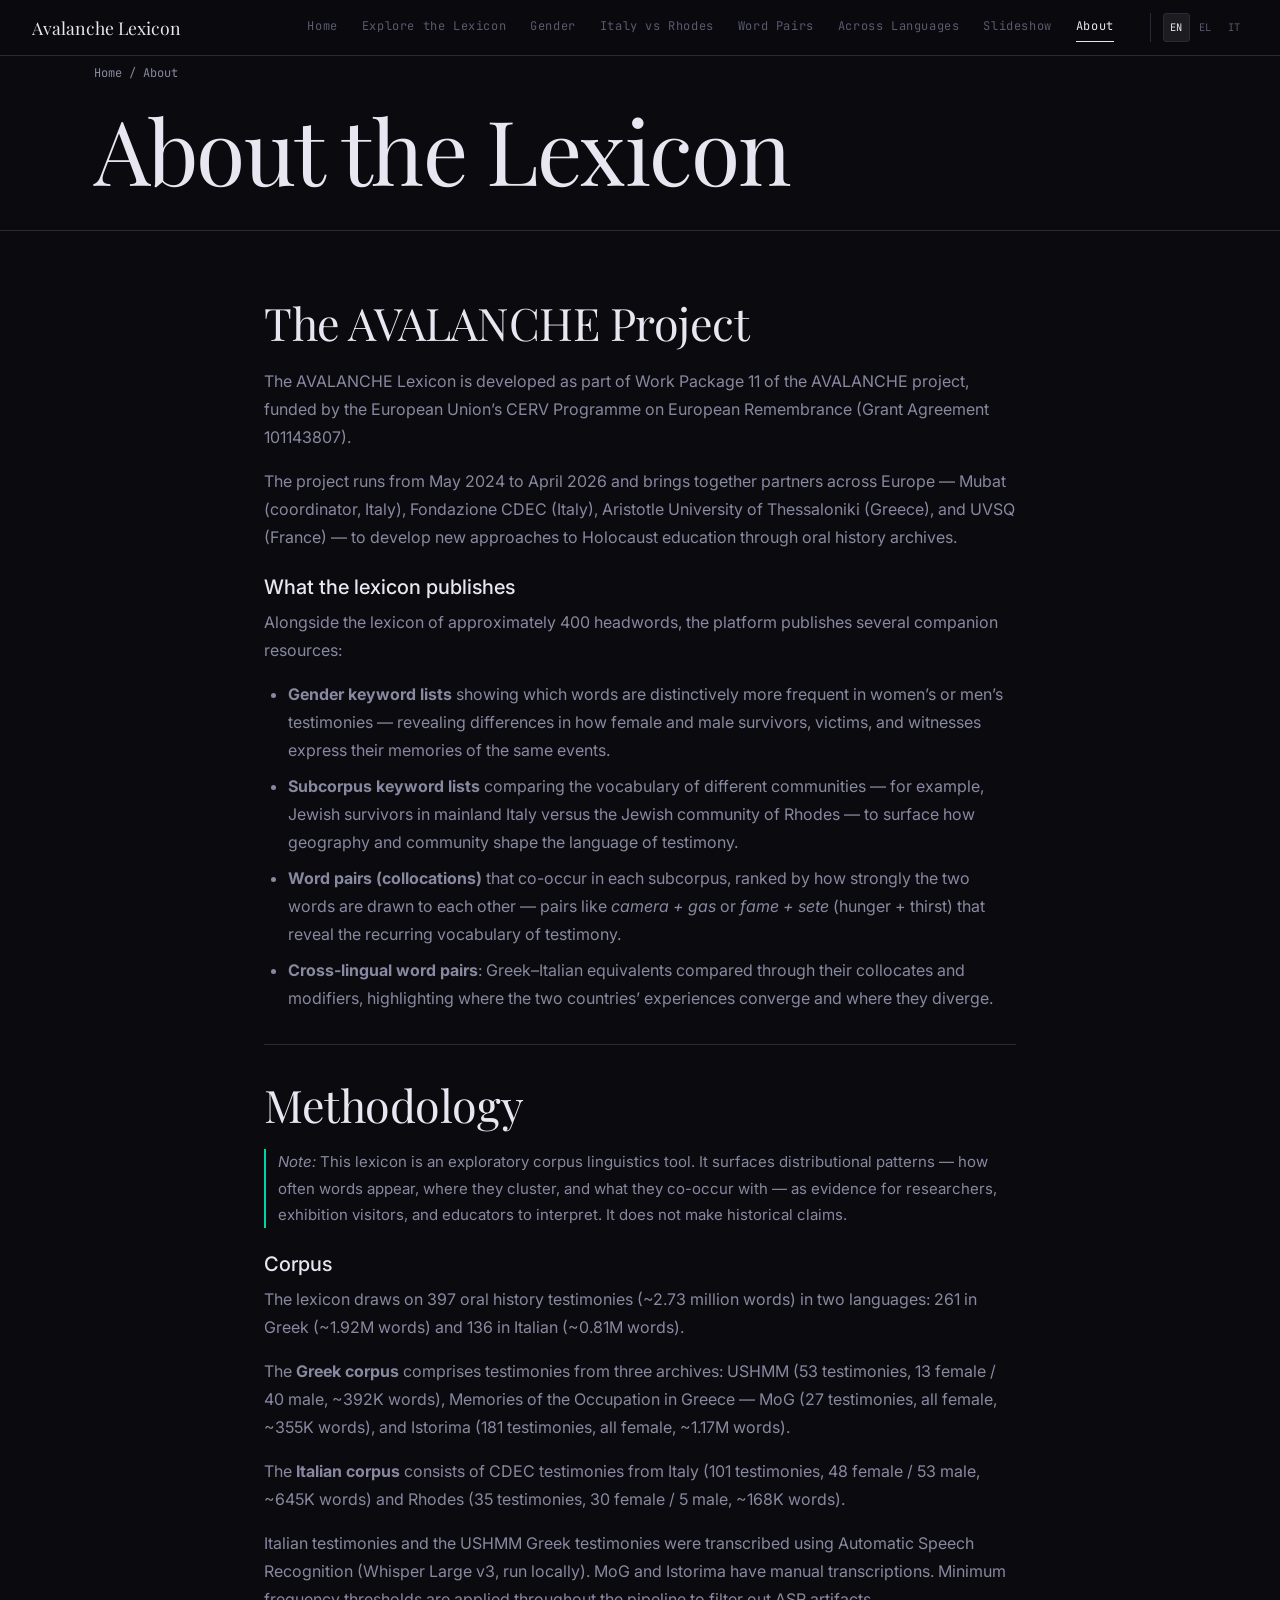
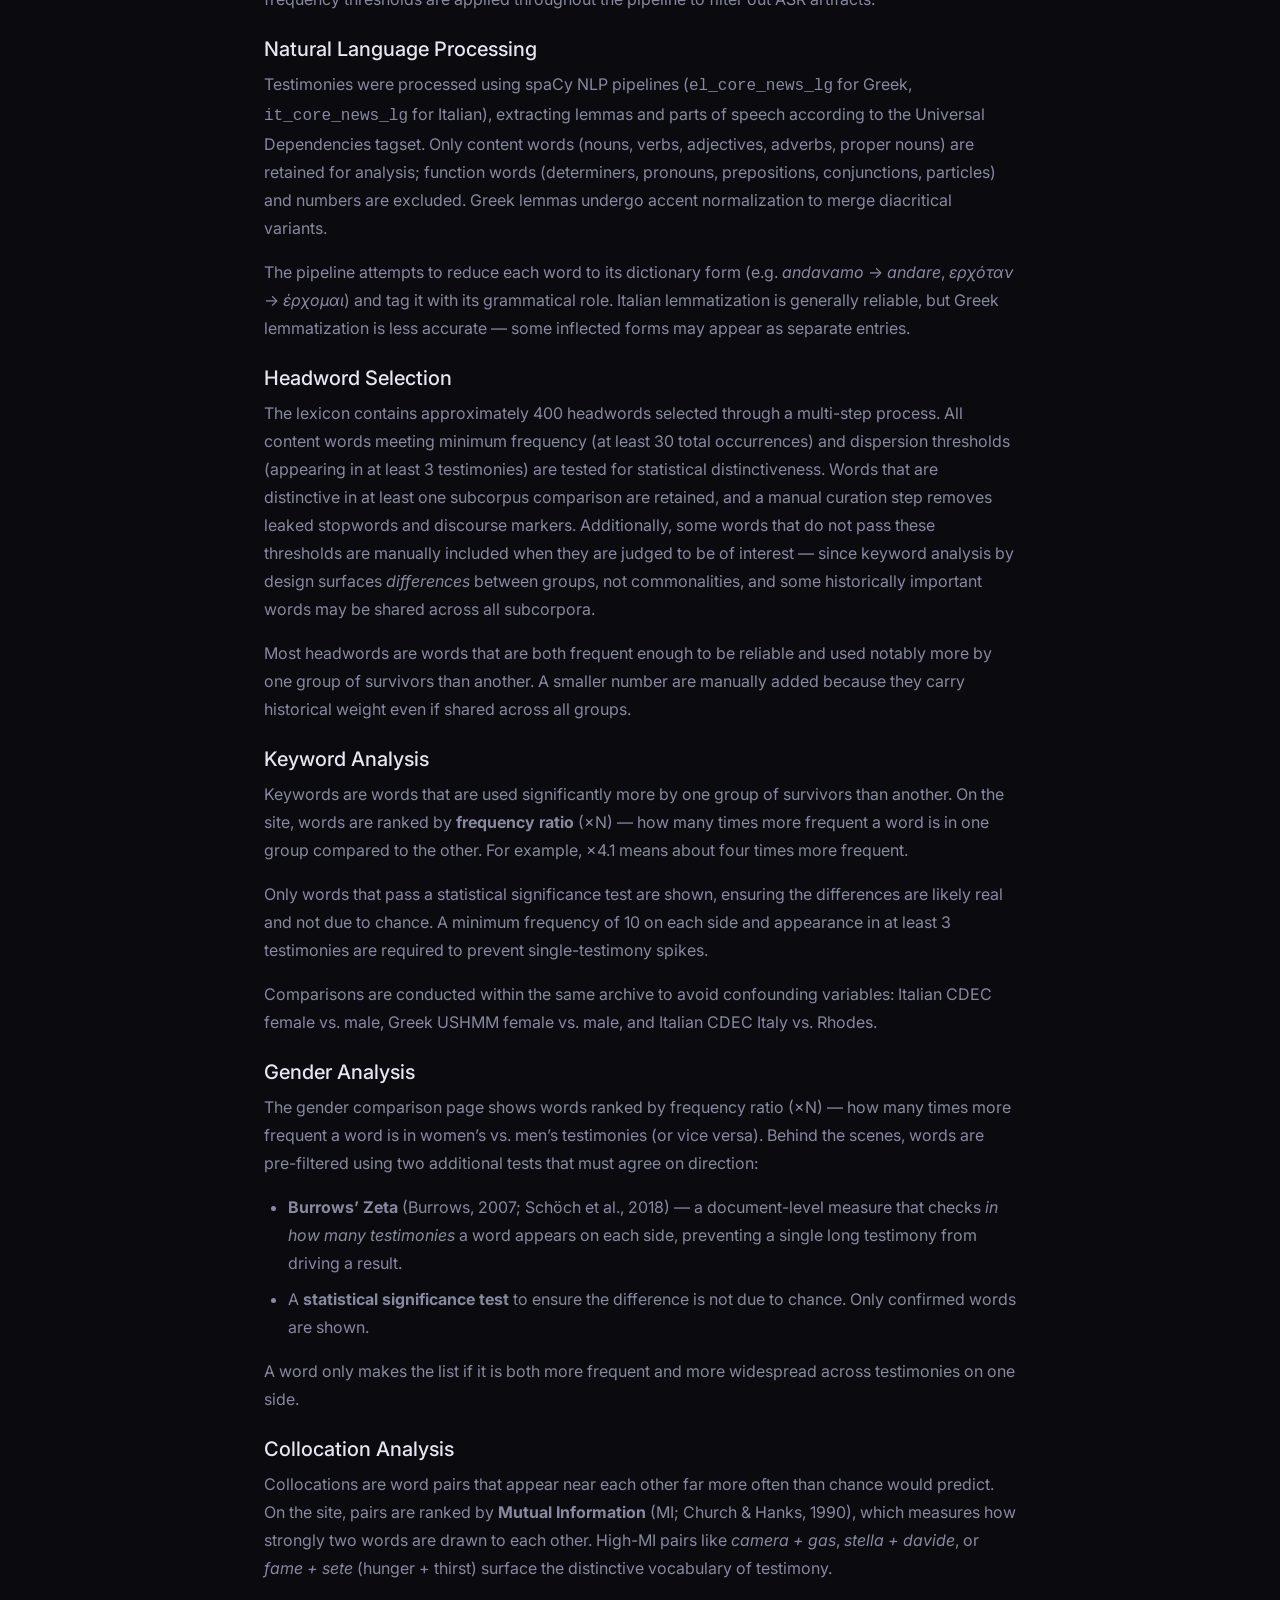
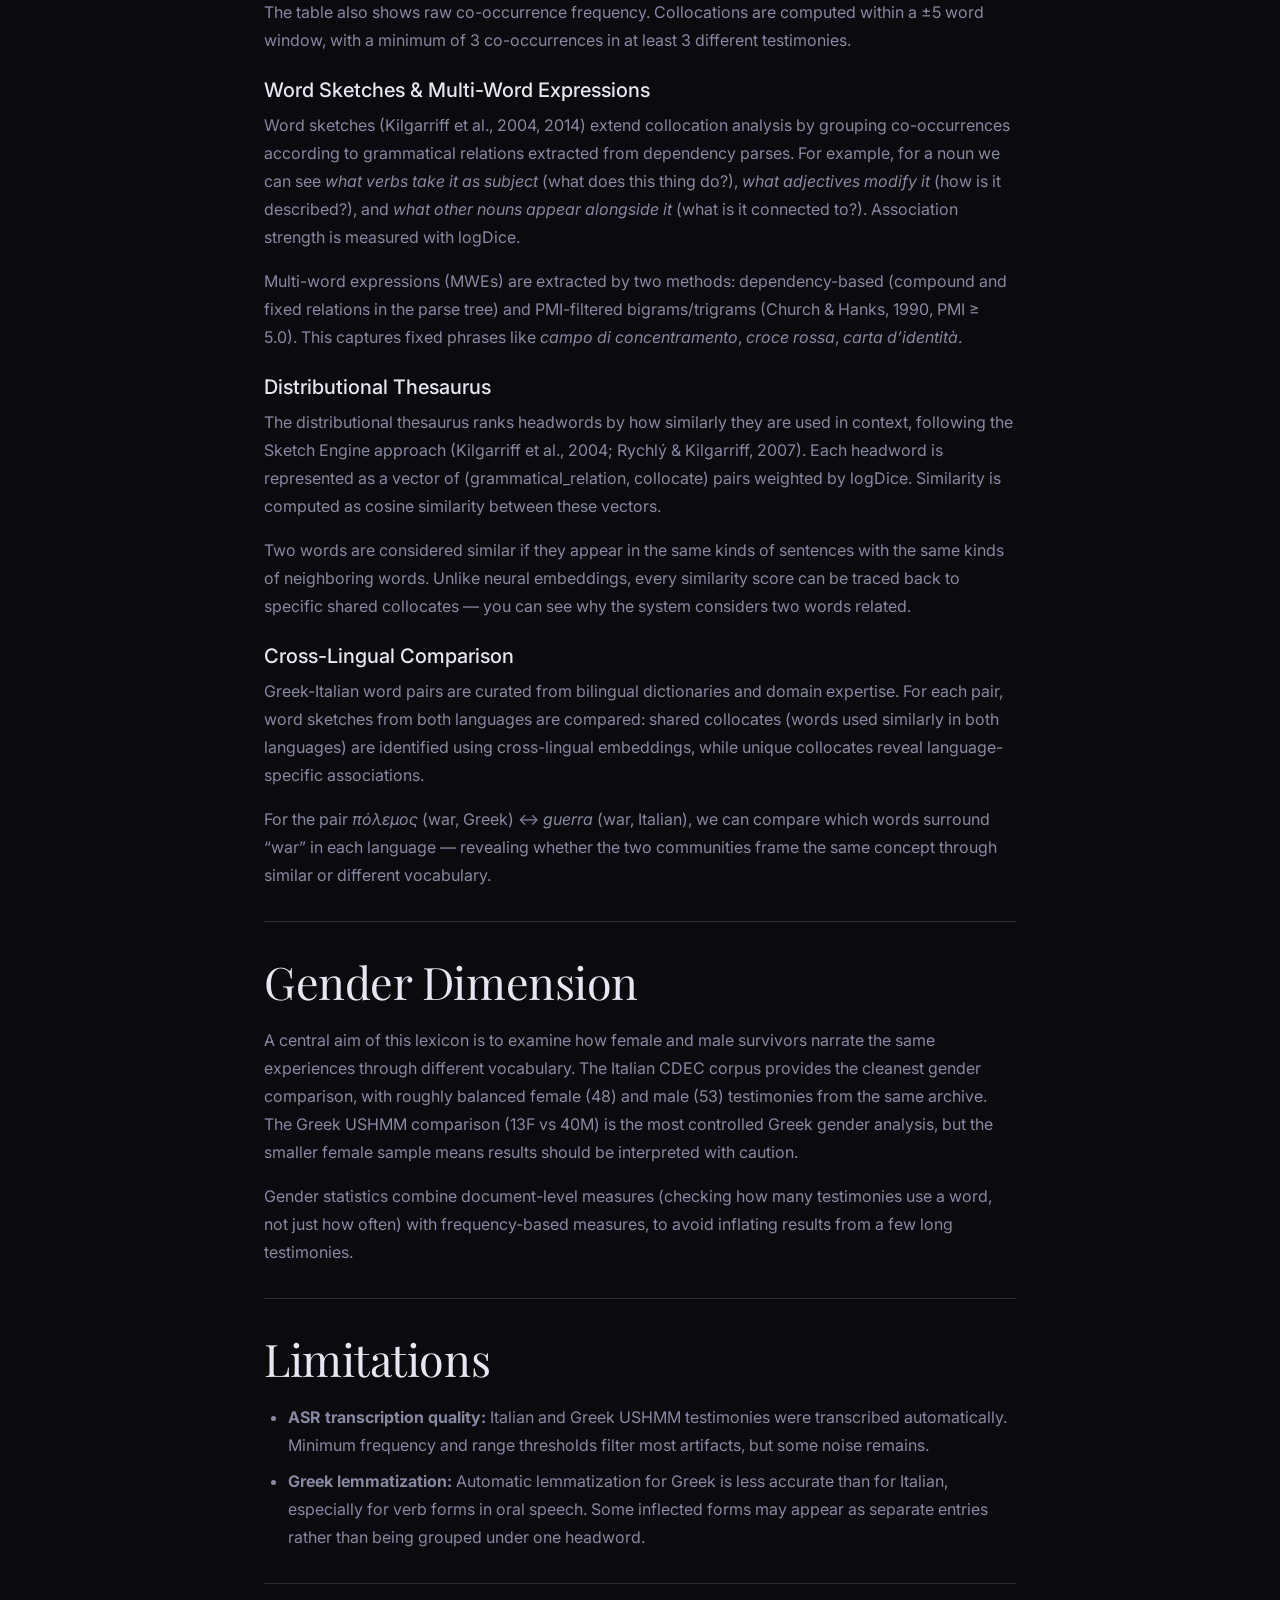
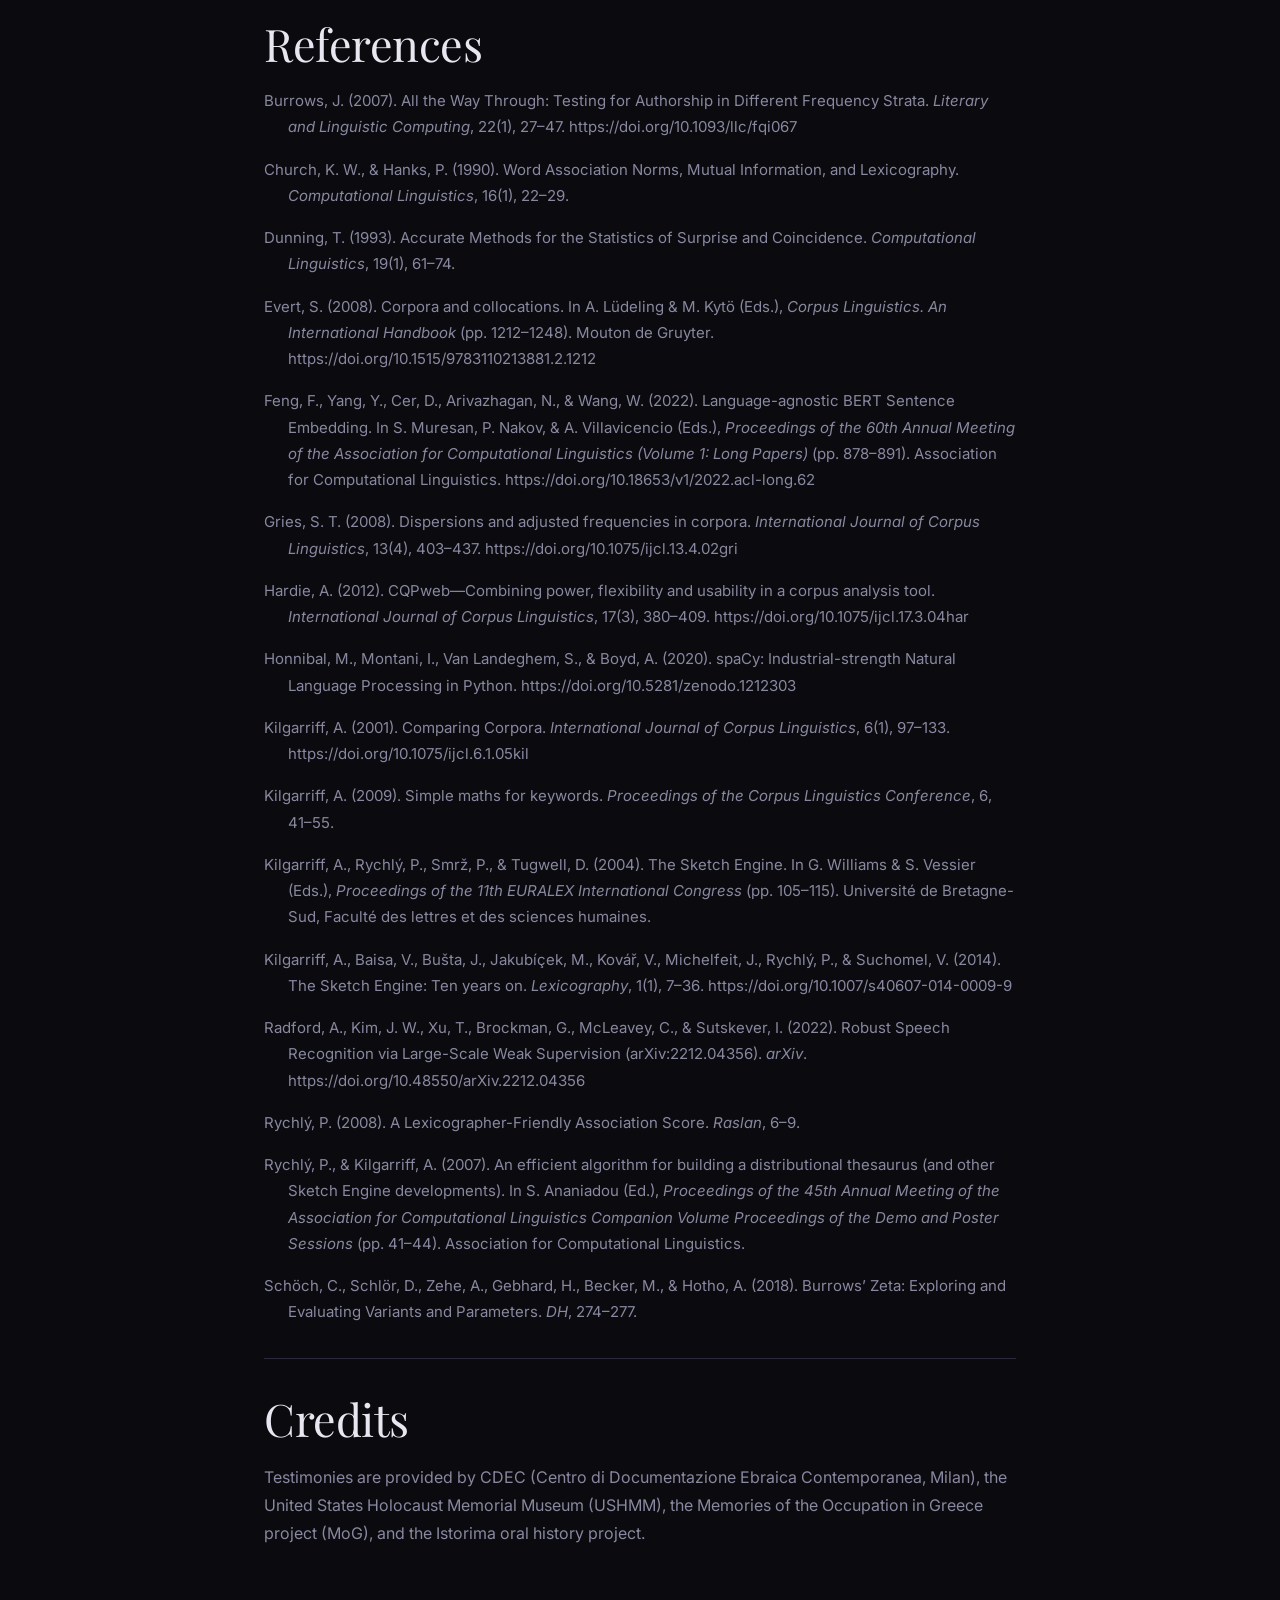
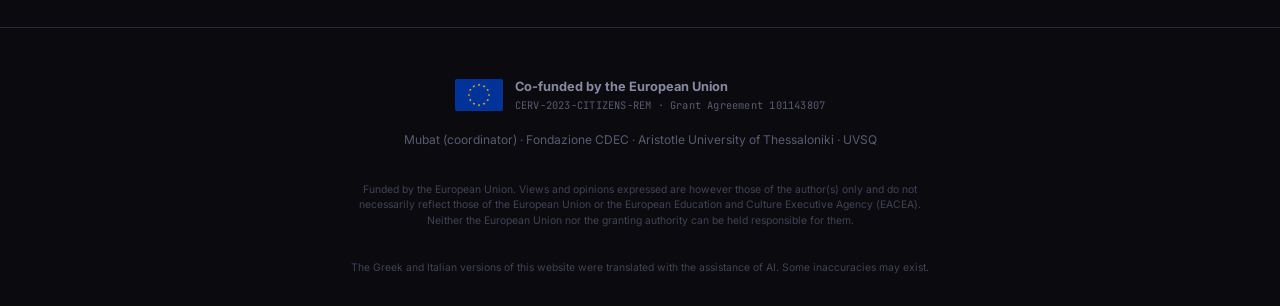
<file: about.html>
<!DOCTYPE html>
<html lang="en">
	<head>
		<meta charset="utf-8" />
		<link rel="icon" href="./favicon.ico" />
		<meta name="viewport" content="width=device-width, initial-scale=1" />
		<meta name="description" content="WWII Living Lexicon - A digital memorial exploring the vocabulary of Holocaust survivor testimonies" />
		<title>WWII Living Lexicon</title>
		<link href="./_app/immutable/entry/start.C_J9s58P.js" rel="modulepreload">
		<link href="./_app/immutable/chunks/Bnq1Qu_g.js" rel="modulepreload">
		<link href="./_app/immutable/chunks/CYBHNWuW.js" rel="modulepreload">
		<link href="./_app/immutable/chunks/DK-QFezW.js" rel="modulepreload">
		<link href="./_app/immutable/entry/app.B8rtUTDW.js" rel="modulepreload">
		<link href="./_app/immutable/chunks/aQnO5lU8.js" rel="modulepreload">
		<link href="./_app/immutable/nodes/0.DAQdPMMT.js" rel="modulepreload">
		<link href="./_app/immutable/chunks/zljNGCcM.js" rel="modulepreload">
		<link href="./_app/immutable/chunks/DwCsj1QV.js" rel="modulepreload">
		<link href="./_app/immutable/chunks/BTIjk43o.js" rel="modulepreload">
		<link href="./_app/immutable/nodes/3.B_cwtHf-.js" rel="modulepreload">
		<title>About the Lexicon — Avalanche Lexicon</title><!-- HEAD_svelte-17hyzbc_START --><!-- HEAD_svelte-17hyzbc_END -->
		<link href="./_app/immutable/assets/0.Ckf3MGGp.css" rel="stylesheet">
		<link href="./_app/immutable/assets/3.KC-cheaf.css" rel="stylesheet">
	</head>
	<body data-sveltekit-preload-data="hover">
		<div style="display: contents">  <nav class="top-nav visible"><a href="./" class="nav-logo" data-svelte-h="svelte-1opdmmp">Avalanche Lexicon</a> <button class="nav-burger" aria-label="Toggle menu" data-svelte-h="svelte-jif6ra"><span></span><span></span><span></span></button> <div class="nav-links"><a href="./" class="nav-link">Home</a><a href="./lexicon" class="nav-link">Explore the Lexicon</a><a href="./gender" class="nav-link">Gender</a><a href="./keyness" class="nav-link">Italy vs Rhodes</a><a href="./collocations" class="nav-link">Word Pairs</a><a href="./crosslingual" class="nav-link">Across Languages</a><a href="./exhibition" class="nav-link">Slideshow</a><a href="./about" class="nav-link">About</a> <div class="lang-switcher"><button class="lang-btn active" title="English">EN</button><button class="lang-btn" title="Greek">EL</button><button class="lang-btn" title="Italian">IT</button></div></div></nav> <main> <div class="page-header svelte-5pqme3"><div class="container"><p class="breadcrumb svelte-5pqme3"><a href="./" class="svelte-5pqme3">Home</a> / About</p> <h1>About the Lexicon</h1></div></div> <section class="section"><div class="container container--narrow"><div class="prose svelte-5pqme3"><h2 class="svelte-5pqme3">The AVALANCHE Project</h2> <p class="svelte-5pqme3"><!-- HTML_TAG_START -->The AVALANCHE Lexicon is developed as part of Work Package 11 of the AVALANCHE project, funded by the European Union’s CERV Programme on European Remembrance (Grant Agreement 101143807).<!-- HTML_TAG_END --></p> <p class="svelte-5pqme3"><!-- HTML_TAG_START -->The project runs from May 2024 to April 2026 and brings together partners across Europe — Mubat (coordinator, Italy), Fondazione CDEC (Italy), Aristotle University of Thessaloniki (Greece), and UVSQ (France) — to develop new approaches to Holocaust education through oral history archives.<!-- HTML_TAG_END --></p> <h3 class="svelte-5pqme3">What the lexicon publishes</h3> <p class="svelte-5pqme3">Alongside the lexicon of approximately 400 headwords, the platform publishes several companion resources:</p> <ul class="svelte-5pqme3"><li class="svelte-5pqme3"><!-- HTML_TAG_START --><strong>Gender keyword lists</strong> showing which words are distinctively more frequent in women’s or men’s testimonies — revealing differences in how female and male survivors, victims, and witnesses express their memories of the same events.<!-- HTML_TAG_END --></li> <li class="svelte-5pqme3"><!-- HTML_TAG_START --><strong>Subcorpus keyword lists</strong> comparing the vocabulary of different communities — for example, Jewish survivors in mainland Italy versus the Jewish community of Rhodes — to surface how geography and community shape the language of testimony.<!-- HTML_TAG_END --></li> <li class="svelte-5pqme3"><!-- HTML_TAG_START --><strong>Word pairs (collocations)</strong> that co-occur in each subcorpus, ranked by how strongly the two words are drawn to each other — pairs like <em>camera + gas</em> or <em>fame + sete</em> (hunger + thirst) that reveal the recurring vocabulary of testimony.<!-- HTML_TAG_END --></li> <li class="svelte-5pqme3"><!-- HTML_TAG_START --><strong>Cross-lingual word pairs</strong>: Greek–Italian equivalents compared through their collocates and modifiers, highlighting where the two countries’ experiences converge and where they diverge.<!-- HTML_TAG_END --></li></ul> <hr class="divider svelte-5pqme3"> <h2 class="svelte-5pqme3">Methodology</h2> <p class="plain-note svelte-5pqme3" style="margin-bottom:var(--sp-6)"><em>Note:</em> This lexicon is an exploratory corpus linguistics tool. It surfaces distributional patterns — how often words appear, where they cluster, and what they co-occur with — as evidence for researchers, exhibition visitors, and educators to interpret. It does not make historical claims.</p> <h3 class="svelte-5pqme3">Corpus</h3> <p class="svelte-5pqme3">The lexicon draws on 397 oral history testimonies (~2.73 million words) in two languages: 261 in Greek (~1.92M words) and 136 in Italian (~0.81M words).</p> <p class="svelte-5pqme3"><!-- HTML_TAG_START -->The <strong>Greek corpus</strong> comprises testimonies from three archives: USHMM (53 testimonies, 13 female / 40 male, ~392K words), Memories of the Occupation in Greece — MoG (27 testimonies, all female, ~355K words), and Istorima (181 testimonies, all female, ~1.17M words).<!-- HTML_TAG_END --></p> <p class="svelte-5pqme3"><!-- HTML_TAG_START -->The <strong>Italian corpus</strong> consists of CDEC testimonies from Italy (101 testimonies, 48 female / 53 male, ~645K words) and Rhodes (35 testimonies, 30 female / 5 male, ~168K words).<!-- HTML_TAG_END --></p> <p class="svelte-5pqme3">Italian testimonies and the USHMM Greek testimonies were transcribed using Automatic Speech Recognition (Whisper Large v3, run locally). MoG and Istorima have manual transcriptions. Minimum frequency thresholds are applied throughout the pipeline to filter out ASR artifacts.</p> <h3 class="svelte-5pqme3">Natural Language Processing</h3> <p class="svelte-5pqme3"><!-- HTML_TAG_START -->Testimonies were processed using spaCy NLP pipelines (<code>el_core_news_lg</code> for Greek, <code>it_core_news_lg</code> for Italian), extracting lemmas and parts of speech according to the Universal Dependencies tagset. Only content words (nouns, verbs, adjectives, adverbs, proper nouns) are retained for analysis; function words (determiners, pronouns, prepositions, conjunctions, particles) and numbers are excluded. Greek lemmas undergo accent normalization to merge diacritical variants.<!-- HTML_TAG_END --></p> <p class="svelte-5pqme3"><!-- HTML_TAG_START -->The pipeline attempts to reduce each word to its dictionary form (e.g. <em>andavamo</em> → <em>andare</em>, <em>ερχόταν</em> → <em>έρχομαι</em>) and tag it with its grammatical role. Italian lemmatization is generally reliable, but Greek lemmatization is less accurate — some inflected forms may appear as separate entries.<!-- HTML_TAG_END --></p> <h3 class="svelte-5pqme3">Headword Selection</h3> <p class="svelte-5pqme3"><!-- HTML_TAG_START -->The lexicon contains approximately 400 headwords selected through a multi-step process. All content words meeting minimum frequency (at least 30 total occurrences) and dispersion thresholds (appearing in at least 3 testimonies) are tested for statistical distinctiveness. Words that are distinctive in at least one subcorpus comparison are retained, and a manual curation step removes leaked stopwords and discourse markers. Additionally, some words that do not pass these thresholds are manually included when they are judged to be of interest — since keyword analysis by design surfaces <em>differences</em> between groups, not commonalities, and some historically important words may be shared across all subcorpora.<!-- HTML_TAG_END --></p> <p class="svelte-5pqme3"><!-- HTML_TAG_START -->Most headwords are words that are both frequent enough to be reliable and used notably more by one group of survivors than another. A smaller number are manually added because they carry historical weight even if shared across all groups.<!-- HTML_TAG_END --></p> <h3 class="svelte-5pqme3">Keyword Analysis</h3> <p class="svelte-5pqme3"><!-- HTML_TAG_START -->Keywords are words that are used significantly more by one group of survivors than another. On the site, words are ranked by <strong>frequency ratio</strong> (×N) — how many times more frequent a word is in one group compared to the other. For example, ×4.1 means about four times more frequent.<!-- HTML_TAG_END --></p> <p class="svelte-5pqme3"><!-- HTML_TAG_START -->Only words that pass a statistical significance test are shown, ensuring the differences are likely real and not due to chance. A minimum frequency of 10 on each side and appearance in at least 3 testimonies are required to prevent single-testimony spikes.<!-- HTML_TAG_END --></p> <p class="svelte-5pqme3"><!-- HTML_TAG_START -->Comparisons are conducted within the same archive to avoid confounding variables: Italian CDEC female vs. male, Greek USHMM female vs. male, and Italian CDEC Italy vs. Rhodes.<!-- HTML_TAG_END --></p> <h3 class="svelte-5pqme3">Gender Analysis</h3> <p class="svelte-5pqme3"><!-- HTML_TAG_START -->The gender comparison page shows words ranked by frequency ratio (×N) — how many times more frequent a word is in women’s vs. men’s testimonies (or vice versa). Behind the scenes, words are pre-filtered using two additional tests that must agree on direction:<!-- HTML_TAG_END --></p> <ul class="svelte-5pqme3"><li class="svelte-5pqme3"><!-- HTML_TAG_START --><strong>Burrows’ Zeta</strong> (Burrows, 2007; Schöch et al., 2018) — a document-level measure that checks <em>in how many testimonies</em> a word appears on each side, preventing a single long testimony from driving a result.<!-- HTML_TAG_END --></li> <li class="svelte-5pqme3"><!-- HTML_TAG_START -->A <strong>statistical significance test</strong> to ensure the difference is not due to chance. Only confirmed words are shown.<!-- HTML_TAG_END --></li></ul> <p class="svelte-5pqme3"><!-- HTML_TAG_START -->A word only makes the list if it is both more frequent and more widespread across testimonies on one side.<!-- HTML_TAG_END --></p> <h3 class="svelte-5pqme3">Collocation Analysis</h3> <p class="svelte-5pqme3"><!-- HTML_TAG_START -->Collocations are word pairs that appear near each other far more often than chance would predict. On the site, pairs are ranked by <strong>Mutual Information</strong> (MI; Church &amp; Hanks, 1990), which measures how strongly two words are drawn to each other. High-MI pairs like <em>camera + gas</em>, <em>stella + davide</em>, or <em>fame + sete</em> (hunger + thirst) surface the distinctive vocabulary of testimony.<!-- HTML_TAG_END --></p> <p class="svelte-5pqme3"><!-- HTML_TAG_START -->The table also shows raw co-occurrence frequency. Collocations are computed within a ±5 word window, with a minimum of 3 co-occurrences in at least 3 different testimonies.<!-- HTML_TAG_END --></p> <h3 class="svelte-5pqme3">Word Sketches &amp; Multi-Word Expressions</h3> <p class="svelte-5pqme3"><!-- HTML_TAG_START -->Word sketches (Kilgarriff et al., 2004, 2014) extend collocation analysis by grouping co-occurrences according to grammatical relations extracted from dependency parses. For example, for a noun we can see <em>what verbs take it as subject</em> (what does this thing do?), <em>what adjectives modify it</em> (how is it described?), and <em>what other nouns appear alongside it</em> (what is it connected to?). Association strength is measured with logDice.<!-- HTML_TAG_END --></p> <p class="svelte-5pqme3"><!-- HTML_TAG_START -->Multi-word expressions (MWEs) are extracted by two methods: dependency-based (compound and fixed relations in the parse tree) and PMI-filtered bigrams/trigrams (Church & Hanks, 1990, PMI ≥ 5.0). This captures fixed phrases like <em>campo di concentramento</em>, <em>croce rossa</em>, <em>carta d’identità</em>.<!-- HTML_TAG_END --></p> <h3 class="svelte-5pqme3">Distributional Thesaurus</h3> <p class="svelte-5pqme3"><!-- HTML_TAG_START -->The distributional thesaurus ranks headwords by how similarly they are used in context, following the Sketch Engine approach (Kilgarriff et al., 2004; Rychlý & Kilgarriff, 2007). Each headword is represented as a vector of (grammatical_relation, collocate) pairs weighted by logDice. Similarity is computed as cosine similarity between these vectors.<!-- HTML_TAG_END --></p> <p class="svelte-5pqme3"><!-- HTML_TAG_START -->Two words are considered similar if they appear in the same kinds of sentences with the same kinds of neighboring words. Unlike neural embeddings, every similarity score can be traced back to specific shared collocates — you can see why the system considers two words related.<!-- HTML_TAG_END --></p> <h3 class="svelte-5pqme3">Cross-Lingual Comparison</h3> <p class="svelte-5pqme3"><!-- HTML_TAG_START -->Greek-Italian word pairs are curated from bilingual dictionaries and domain expertise. For each pair, word sketches from both languages are compared: shared collocates (words used similarly in both languages) are identified using cross-lingual embeddings, while unique collocates reveal language-specific associations.<!-- HTML_TAG_END --></p> <p class="svelte-5pqme3"><!-- HTML_TAG_START -->For the pair <em>πόλεμος</em> (war, Greek) ↔ <em>guerra</em> (war, Italian), we can compare which words surround “war” in each language — revealing whether the two communities frame the same concept through similar or different vocabulary.<!-- HTML_TAG_END --></p> <hr class="divider svelte-5pqme3"> <h2 class="svelte-5pqme3">Gender Dimension</h2> <p class="svelte-5pqme3">A central aim of this lexicon is to examine how female and male survivors narrate the same experiences through different vocabulary. The Italian CDEC corpus provides the cleanest gender comparison, with roughly balanced female (48) and male (53) testimonies from the same archive. The Greek USHMM comparison (13F vs 40M) is the most controlled Greek gender analysis, but the smaller female sample means results should be interpreted with caution.</p> <p class="svelte-5pqme3"><!-- HTML_TAG_START -->Gender statistics combine document-level measures (checking how many testimonies use a word, not just how often) with frequency-based measures, to avoid inflating results from a few long testimonies.<!-- HTML_TAG_END --></p> <hr class="divider svelte-5pqme3"> <h2 class="svelte-5pqme3">Limitations</h2> <ul class="svelte-5pqme3"><li class="svelte-5pqme3"><!-- HTML_TAG_START --><strong>ASR transcription quality:</strong> Italian and Greek USHMM testimonies were transcribed automatically. Minimum frequency and range thresholds filter most artifacts, but some noise remains.<!-- HTML_TAG_END --></li> <li class="svelte-5pqme3"><!-- HTML_TAG_START --><strong>Greek lemmatization:</strong> Automatic lemmatization for Greek is less accurate than for Italian, especially for verb forms in oral speech. Some inflected forms may appear as separate entries rather than being grouped under one headword.<!-- HTML_TAG_END --></li></ul> <hr class="divider svelte-5pqme3"> <h2 class="svelte-5pqme3">References</h2> <div class="references svelte-5pqme3" data-svelte-h="svelte-1ou2wzw"><p class="svelte-5pqme3">Burrows, J. (2007). All the Way Through: Testing for Authorship in Different Frequency Strata. <em>Literary and Linguistic Computing</em>, 22(1), 27–47. https://doi.org/10.1093/llc/fqi067</p> <p class="svelte-5pqme3">Church, K. W., &amp; Hanks, P. (1990). Word Association Norms, Mutual Information, and Lexicography. <em>Computational Linguistics</em>, 16(1), 22–29.</p> <p class="svelte-5pqme3">Dunning, T. (1993). Accurate Methods for the Statistics of Surprise and Coincidence. <em>Computational Linguistics</em>, 19(1), 61–74.</p> <p class="svelte-5pqme3">Evert, S. (2008). Corpora and collocations. In A. Lüdeling &amp; M. Kytö (Eds.), <em>Corpus Linguistics. An International Handbook</em> (pp. 1212–1248). Mouton de Gruyter. https://doi.org/10.1515/9783110213881.2.1212</p> <p class="svelte-5pqme3">Feng, F., Yang, Y., Cer, D., Arivazhagan, N., &amp; Wang, W. (2022). Language-agnostic BERT Sentence Embedding. In S. Muresan, P. Nakov, &amp; A. Villavicencio (Eds.), <em>Proceedings of the 60th Annual Meeting of the Association for Computational Linguistics (Volume 1: Long Papers)</em> (pp. 878–891). Association for Computational Linguistics. https://doi.org/10.18653/v1/2022.acl-long.62</p> <p class="svelte-5pqme3">Gries, S. T. (2008). Dispersions and adjusted frequencies in corpora. <em>International Journal of Corpus Linguistics</em>, 13(4), 403–437. https://doi.org/10.1075/ijcl.13.4.02gri</p> <p class="svelte-5pqme3">Hardie, A. (2012). CQPweb—Combining power, flexibility and usability in a corpus analysis tool. <em>International Journal of Corpus Linguistics</em>, 17(3), 380–409. https://doi.org/10.1075/ijcl.17.3.04har</p> <p class="svelte-5pqme3">Honnibal, M., Montani, I., Van Landeghem, S., &amp; Boyd, A. (2020). spaCy: Industrial-strength Natural Language Processing in Python. https://doi.org/10.5281/zenodo.1212303</p> <p class="svelte-5pqme3">Kilgarriff, A. (2001). Comparing Corpora. <em>International Journal of Corpus Linguistics</em>, 6(1), 97–133. https://doi.org/10.1075/ijcl.6.1.05kil</p> <p class="svelte-5pqme3">Kilgarriff, A. (2009). Simple maths for keywords. <em>Proceedings of the Corpus Linguistics Conference</em>, 6, 41–55.</p> <p class="svelte-5pqme3">Kilgarriff, A., Rychlý, P., Smrž, P., &amp; Tugwell, D. (2004). The Sketch Engine. In G. Williams &amp; S. Vessier (Eds.), <em>Proceedings of the 11th EURALEX International Congress</em> (pp. 105–115). Université de Bretagne-Sud, Faculté des lettres et des sciences humaines.</p> <p class="svelte-5pqme3">Kilgarriff, A., Baisa, V., Bušta, J., Jakubíçek, M., Kovář, V., Michelfeit, J., Rychlý, P., &amp; Suchomel, V. (2014). The Sketch Engine: Ten years on. <em>Lexicography</em>, 1(1), 7–36. https://doi.org/10.1007/s40607-014-0009-9</p> <p class="svelte-5pqme3">Radford, A., Kim, J. W., Xu, T., Brockman, G., McLeavey, C., &amp; Sutskever, I. (2022). Robust Speech Recognition via Large-Scale Weak Supervision (arXiv:2212.04356). <em>arXiv</em>. https://doi.org/10.48550/arXiv.2212.04356</p> <p class="svelte-5pqme3">Rychlý, P. (2008). A Lexicographer-Friendly Association Score. <em>Raslan</em>, 6–9.</p> <p class="svelte-5pqme3">Rychlý, P., &amp; Kilgarriff, A. (2007). An efficient algorithm for building a distributional thesaurus (and other Sketch Engine developments). In S. Ananiadou (Ed.), <em>Proceedings of the 45th Annual Meeting of the Association for Computational Linguistics Companion Volume Proceedings of the Demo and Poster Sessions</em> (pp. 41–44). Association for Computational Linguistics.</p> <p class="svelte-5pqme3">Schöch, C., Schlör, D., Zehe, A., Gebhard, H., Becker, M., &amp; Hotho, A. (2018). Burrows’ Zeta: Exploring and Evaluating Variants and Parameters. <em>DH</em>, 274–277.</p></div> <hr class="divider svelte-5pqme3"> <h2 class="svelte-5pqme3">Credits</h2> <p class="svelte-5pqme3"><!-- HTML_TAG_START -->Testimonies are provided by CDEC (Centro di Documentazione Ebraica Contemporanea, Milan), the United States Holocaust Memorial Museum (USHMM), the Memories of the Occupation in Greece project (MoG), and the Istorima oral history project.<!-- HTML_TAG_END --></p></div></div> </section></main> <footer class="footer"><div class="footer-eu"><svg class="eu-flag" viewBox="0 0 810 540" xmlns="http://www.w3.org/2000/svg" aria-label="European Union flag"><rect width="810" height="540" fill="#003399"></rect><g transform="translate(405,270)"><g transform="rotate(0)"><g transform="translate(0,-170)"><polygon points="0,-22 6,-7 22,-7 10,4 14,20 0,11 -14,20 -10,4 -22,-7 -6,-7" fill="#FFCC00"></polygon></g></g></g><g transform="translate(405,270)"><g transform="rotate(30)"><g transform="translate(0,-170)"><polygon points="0,-22 6,-7 22,-7 10,4 14,20 0,11 -14,20 -10,4 -22,-7 -6,-7" fill="#FFCC00"></polygon></g></g></g><g transform="translate(405,270)"><g transform="rotate(60)"><g transform="translate(0,-170)"><polygon points="0,-22 6,-7 22,-7 10,4 14,20 0,11 -14,20 -10,4 -22,-7 -6,-7" fill="#FFCC00"></polygon></g></g></g><g transform="translate(405,270)"><g transform="rotate(90)"><g transform="translate(0,-170)"><polygon points="0,-22 6,-7 22,-7 10,4 14,20 0,11 -14,20 -10,4 -22,-7 -6,-7" fill="#FFCC00"></polygon></g></g></g><g transform="translate(405,270)"><g transform="rotate(120)"><g transform="translate(0,-170)"><polygon points="0,-22 6,-7 22,-7 10,4 14,20 0,11 -14,20 -10,4 -22,-7 -6,-7" fill="#FFCC00"></polygon></g></g></g><g transform="translate(405,270)"><g transform="rotate(150)"><g transform="translate(0,-170)"><polygon points="0,-22 6,-7 22,-7 10,4 14,20 0,11 -14,20 -10,4 -22,-7 -6,-7" fill="#FFCC00"></polygon></g></g></g><g transform="translate(405,270)"><g transform="rotate(180)"><g transform="translate(0,-170)"><polygon points="0,-22 6,-7 22,-7 10,4 14,20 0,11 -14,20 -10,4 -22,-7 -6,-7" fill="#FFCC00"></polygon></g></g></g><g transform="translate(405,270)"><g transform="rotate(210)"><g transform="translate(0,-170)"><polygon points="0,-22 6,-7 22,-7 10,4 14,20 0,11 -14,20 -10,4 -22,-7 -6,-7" fill="#FFCC00"></polygon></g></g></g><g transform="translate(405,270)"><g transform="rotate(240)"><g transform="translate(0,-170)"><polygon points="0,-22 6,-7 22,-7 10,4 14,20 0,11 -14,20 -10,4 -22,-7 -6,-7" fill="#FFCC00"></polygon></g></g></g><g transform="translate(405,270)"><g transform="rotate(270)"><g transform="translate(0,-170)"><polygon points="0,-22 6,-7 22,-7 10,4 14,20 0,11 -14,20 -10,4 -22,-7 -6,-7" fill="#FFCC00"></polygon></g></g></g><g transform="translate(405,270)"><g transform="rotate(300)"><g transform="translate(0,-170)"><polygon points="0,-22 6,-7 22,-7 10,4 14,20 0,11 -14,20 -10,4 -22,-7 -6,-7" fill="#FFCC00"></polygon></g></g></g><g transform="translate(405,270)"><g transform="rotate(330)"><g transform="translate(0,-170)"><polygon points="0,-22 6,-7 22,-7 10,4 14,20 0,11 -14,20 -10,4 -22,-7 -6,-7" fill="#FFCC00"></polygon></g></g></g></svg> <div class="eu-text"><strong>Co-funded by the European Union</strong> <span class="eu-grant" data-svelte-h="svelte-1akwdp8">CERV-2023-CITIZENS-REM · Grant Agreement 101143807</span></div></div> <p class="footer-partners">Mubat (coordinator) · Fondazione CDEC · Aristotle University of Thessaloniki · UVSQ</p> <p class="footer-disclaimer">Funded by the European Union. Views and opinions expressed are however those of the author(s) only and do not necessarily reflect those of the European Union or the European Education and Culture Executive Agency (EACEA). Neither the European Union nor the granting authority can be held responsible for them.</p> <p class="footer-disclaimer footer-ai-note">The Greek and Italian versions of this website were translated with the assistance of AI. Some inaccuracies may exist.</p></footer> 
			
			<script>
				{
					__sveltekit_b39t9z = {
						base: new URL(".", location).pathname.slice(0, -1),
						assets: "/draft-lexicon"
					};

					const element = document.currentScript.parentElement;

					Promise.all([
						import("./_app/immutable/entry/start.C_J9s58P.js"),
						import("./_app/immutable/entry/app.B8rtUTDW.js")
					]).then(([kit, app]) => {
						kit.start(app, element, {
							node_ids: [0, 3],
							data: [null,null],
							form: null,
							error: null
						});
					});
				}
			</script>
		</div>
	</body>
</html>
</file>
<file: _app/immutable/assets/0.Ckf3MGGp.css>
@import"https://fonts.googleapis.com/css2?family=Inter:wght@300;400;500;600;700&family=Playfair+Display:ital,wght@0,400;0,700;1,400&family=JetBrains+Mono:wght@300;400&display=swap";:root{--bg: #0a0a0f;--bg-card: #13131a;--bg-card-hover: #1a1a24;--bg-surface: #1e1e2a;--border: #2a2a3a;--border-accent: #3a3a5a;--text: #e8e6f0;--text-muted: #8888a0;--text-dim: #5a5a70;--text-secondary: #8888a0;--text-inverse: #0a0a0f;--accent-gr: #4a9eff;--accent-it: #ff6b4a;--accent-gold: #ffd700;--accent-teal: #00d4aa;--accent-pink: #ec407a;--early-color: #667eea;--mid-color: #764ba2;--late-color: #f093fb;--uniform-color: #5a5a70;--color-greek: #4a9eff;--color-italian: #ff6b4a;--color-female: #ec407a;--color-male: #4a9eff;--color-target: #4a9eff;--color-reference: #5a5a70;--font-body: "Inter", -apple-system, "Segoe UI", sans-serif;--font-display: "Playfair Display", Georgia, serif;--font-mono: "JetBrains Mono", "Consolas", monospace;--sp-1: .25rem;--sp-2: .5rem;--sp-3: .75rem;--sp-4: 1rem;--sp-6: 1.5rem;--sp-8: 2rem;--sp-12: 3rem;--sp-16: 4rem;--sp-24: 6rem;--radius: 4px;--radius-md: 6px;--radius-lg: 8px;--radius-xl: 12px;--radius-full: 100px;--shadow-sm: 0 1px 2px rgba(0,0,0,.3);--shadow-md: 0 2px 8px rgba(0,0,0,.4);--transition: .15s ease}*,*:before,*:after{box-sizing:border-box;margin:0;padding:0}html{font-size:16px;scroll-behavior:smooth;-webkit-font-smoothing:antialiased;-moz-osx-font-smoothing:grayscale}body{font-family:var(--font-body);background-color:var(--bg);color:var(--text);line-height:1.65;min-height:100vh;overflow-x:hidden}h1,h2,h3,h4,h5,h6{font-family:var(--font-display);font-weight:400;line-height:1.25;color:var(--text)}h1{font-size:clamp(2rem,7vw,6rem);letter-spacing:-.02em;line-height:1.1}h2{font-size:clamp(1.8rem,4vw,2.8rem);letter-spacing:-.01em}h3{font-size:1.25rem;font-family:var(--font-body);font-weight:500}p{margin-bottom:var(--sp-4)}p:last-child{margin-bottom:0}a{color:var(--text);text-decoration:none;transition:color var(--transition)}a:hover{color:var(--text-muted)}small,.small{font-size:.8125rem}section{max-width:1400px;margin:0 auto;padding:6rem 2rem}.container{max-width:1140px;margin:0 auto;padding:0 var(--sp-6)}.container--narrow{max-width:800px}.container--wide{max-width:1320px}.section{padding:var(--sp-16) 0}.section--alt{background:var(--bg-surface)}.section-header{margin-bottom:4rem}.section-label{font-size:.7rem;letter-spacing:.2em;text-transform:uppercase;color:var(--text-dim);margin-bottom:.75rem}.section-title{font-family:var(--font-display);font-size:clamp(1.8rem,4vw,2.8rem);font-weight:400;line-height:1.2;margin-bottom:1rem}.section-desc{font-size:.95rem;color:var(--text-muted);max-width:700px;font-weight:300;line-height:1.7}.section-divider{width:80px;height:1px;background:linear-gradient(to right,var(--accent-gr),var(--accent-it));margin:0 auto}.hero{min-height:100vh;display:flex;flex-direction:column;justify-content:center;align-items:center;position:relative;overflow:hidden;padding:2rem}.hero:before{content:"";position:absolute;top:0;right:0;bottom:0;left:0;background:radial-gradient(ellipse 80% 60% at 20% 40%,rgba(74,158,255,.06) 0%,transparent 70%),radial-gradient(ellipse 80% 60% at 80% 60%,rgba(255,107,74,.06) 0%,transparent 70%);pointer-events:none}.hero-content{text-align:center;max-width:900px;z-index:1}.hero-badge{display:inline-block;padding:6px 20px;border:1px solid var(--border-accent);border-radius:100px;font-size:.75rem;font-weight:500;letter-spacing:.15em;text-transform:uppercase;color:var(--text-muted);margin-bottom:2rem}.hero h1{font-family:var(--font-display);font-size:clamp(3rem,7vw,6rem);font-weight:400;line-height:1.1;margin-bottom:1.5rem;background:linear-gradient(135deg,var(--text) 30%,var(--text-muted) 100%);-webkit-background-clip:text;-webkit-text-fill-color:transparent}.hero h1 em{font-style:italic;background:linear-gradient(135deg,var(--accent-gr) 0%,var(--accent-it) 100%);-webkit-background-clip:text;-webkit-text-fill-color:transparent}.hero-subtitle-line{font-size:.45em;font-style:normal;letter-spacing:.08em;display:block;margin-top:.3em;background:linear-gradient(135deg,var(--text-muted) 0%,var(--text-dim) 100%);-webkit-background-clip:text;-webkit-text-fill-color:transparent}.hero-sub{font-size:1.15rem;color:var(--text-muted);max-width:640px;margin:0 auto 3rem;font-weight:300;line-height:1.7}.hero-stats{display:flex;justify-content:center;gap:3rem;flex-wrap:wrap}.hero-stat{text-align:center}.hero-stat-value,.stat-value{font-family:var(--font-mono);font-size:2.5rem;font-weight:300;color:var(--text);line-height:1}.hero-stat-value.gr,.stat-value.gr{color:var(--accent-gr)}.hero-stat-value.it,.stat-value.it{color:var(--accent-it)}.hero-stat-label,.stat-label{font-size:.7rem;letter-spacing:.12em;text-transform:uppercase;color:var(--text-dim);margin-top:.5rem}.scroll-hint{position:absolute;bottom:2rem;left:50%;transform:translate(-50%);display:flex;flex-direction:column;align-items:center;gap:.5rem;color:var(--text-dim);font-size:.7rem;letter-spacing:.15em;text-transform:uppercase;animation:pulse 2s ease-in-out infinite}.scroll-hint svg{width:20px;height:20px;stroke:var(--text-dim);fill:none}@keyframes pulse{0%,to{opacity:.4}50%{opacity:1}}.top-nav{position:fixed;top:0;left:0;right:0;z-index:100;background:#0a0a0fd9;-webkit-backdrop-filter:blur(16px);backdrop-filter:blur(16px);border-bottom:1px solid var(--border);padding:0 2rem;display:flex;align-items:center;height:56px;transform:translateY(-100%);transition:transform .3s ease}.top-nav.visible{transform:translateY(0)}.nav-logo{font-family:var(--font-display);font-size:1.1rem;color:var(--text);margin-right:auto;text-decoration:none;white-space:nowrap}.nav-links{display:flex;gap:1.5rem}.nav-link{font-family:var(--font-mono);font-size:.75rem;letter-spacing:.05em;color:var(--text-dim);text-decoration:none;transition:color .2s;padding:var(--sp-1) 0;border-bottom:1px solid transparent}.nav-link:hover,.nav-link.active{color:var(--text);border-bottom-color:var(--text)}.lang-switcher{display:flex;gap:2px;margin-left:var(--sp-3);padding-left:var(--sp-3);border-left:1px solid var(--border)}.lang-btn{font-family:var(--font-mono);font-size:.65rem;letter-spacing:.05em;padding:2px 6px;border-radius:3px;border:1px solid transparent;background:transparent;color:var(--text-dim);cursor:pointer;transition:all .2s}.lang-btn:hover{color:var(--text)}.lang-btn.active{color:var(--text);background:#ffffff14;border-color:var(--border)}.nav-burger{display:none;flex-direction:column;justify-content:center;gap:5px;background:none;border:none;cursor:pointer;padding:8px;z-index:110}.nav-burger span{display:block;width:24px;height:2px;background:var(--text);border-radius:1px;transition:all .25s ease}.nav-burger.open span:nth-child(1){transform:rotate(45deg) translate(5px,5px)}.nav-burger.open span:nth-child(2){opacity:0}.nav-burger.open span:nth-child(3){transform:rotate(-45deg) translate(5px,-5px)}@media (max-width: 768px){.top-nav{padding:0 1rem}.nav-burger{display:flex}.nav-links{position:absolute;top:100%;left:0;right:0;height:calc(100vh - 56px);background:#1a1a28;border-top:1px solid var(--border-accent);flex-direction:column;align-items:stretch;padding:.5rem 0;gap:0;opacity:0;visibility:hidden;transition:opacity .25s ease,visibility .25s ease;overflow-y:auto;z-index:100;box-shadow:0 8px 32px #0009}.nav-links.open{opacity:1;visibility:visible}.nav-link{font-size:1rem;font-family:var(--font-body);letter-spacing:0;padding:.9rem 1.5rem;width:100%;color:var(--text);border-bottom:1px solid rgba(255,255,255,.06);transition:background .15s}.nav-link:hover{background:#ffffff0d;color:var(--text);border-bottom-color:#ffffff0f}.nav-link.active{color:var(--accent-gold);background:#ffd7000f;border-bottom-color:#ffffff0f}.lang-switcher{margin:0;padding:.9rem 1.5rem;border-left:none;border-top:1px solid rgba(255,255,255,.06);gap:8px}.lang-switcher .lang-btn{font-size:.8rem;padding:5px 12px;color:var(--text-muted)}.lang-switcher .lang-btn.active{color:var(--text);background:#ffffff1f;border-color:var(--border-accent)}}.micro-guide{font-size:.75rem;color:var(--text-dim);max-width:600px;line-height:1.5;margin-bottom:var(--sp-4);border-left:2px solid var(--accent-teal, #60c8c8);padding-left:var(--sp-3)}.btn{display:inline-flex;align-items:center;justify-content:center;gap:var(--sp-2);padding:var(--sp-2) var(--sp-6);font-family:var(--font-mono);font-size:.8125rem;letter-spacing:.02em;border:1px solid var(--border);border-radius:8px;background:transparent;color:var(--text-muted);cursor:pointer;transition:all var(--transition);text-decoration:none}.btn:hover{border-color:var(--border-accent);color:var(--text)}.btn--primary{background:var(--accent-gr);color:var(--text-inverse);border-color:var(--accent-gr)}.btn--primary:hover{background:#3a8eef;border-color:#3a8eef}.btn--sm{padding:var(--sp-1) var(--sp-3);font-size:.75rem}.btn.active{border-color:var(--accent-gr);color:var(--accent-gr);background:#4a9eff14}.btn.active.it-btn{border-color:var(--accent-it);color:var(--accent-it);background:#ff6b4a14}.card,.word-card,.ner-card,.comparison-card,.method-card,.kw-panel{background:var(--bg-card);border:1px solid var(--border);border-radius:12px;padding:var(--sp-6);transition:all var(--transition)}.card:hover,.word-card:hover,.comparison-card:hover,.method-card:hover{border-color:var(--border-accent);background:var(--bg-card-hover);transform:translateY(-2px)}.card--link{display:block;text-decoration:none;color:inherit;cursor:pointer}input,select,textarea,.search-box{font-family:var(--font-body);font-size:.9375rem;background:var(--bg-surface);border:1px solid var(--border);border-radius:8px;padding:var(--sp-2) var(--sp-3);color:var(--text);transition:border-color var(--transition)}input:focus,select:focus,textarea:focus,.search-box:focus{outline:none;border-color:var(--accent-gr)}input::placeholder,.search-box::placeholder{color:var(--text-dim)}.filter-btn{padding:8px 16px;background:var(--bg-surface);border:1px solid var(--border);border-radius:8px;color:var(--text-muted);font-family:var(--font-body);font-size:.8rem;cursor:pointer;transition:all .2s}.filter-btn:hover{border-color:var(--border-accent);color:var(--text)}.filter-btn.active{border-color:var(--accent-gr);color:var(--accent-gr);background:#4a9eff14}.filter-btn.active.it-btn{border-color:var(--accent-it);color:var(--accent-it);background:#ff6b4a14}table{width:100%;border-collapse:collapse}th,td{padding:var(--sp-2) var(--sp-3);text-align:left;border-bottom:1px solid var(--border)}th{font-family:var(--font-mono);font-size:.7rem;font-weight:500;text-transform:uppercase;letter-spacing:.1em;color:var(--text-dim)}td{color:var(--text-muted)}.kwic-table{font-family:var(--font-mono);font-size:.8125rem;line-height:1.8}.kwic-left{text-align:right;color:var(--text-muted);white-space:pre-wrap;word-break:break-word}.kwic-keyword{font-weight:600;color:var(--accent-gr);background-color:#4a9eff1f;padding:.1em .3em;border-bottom:2px solid var(--accent-gr)}.kwic-right{text-align:left;color:var(--text-muted);white-space:pre-wrap;word-break:break-word}.badge,.word-lang-badge{display:inline-block;padding:.15em .5em;font-family:var(--font-mono);font-size:.6875rem;font-weight:600;text-transform:uppercase;letter-spacing:.06em;border:1px solid;border-radius:var(--radius)}.badge--greek,.badge.greek{color:var(--accent-gr);border-color:var(--accent-gr);background:#4a9eff1f}.badge--italian,.badge.italian{color:var(--accent-it);border-color:var(--accent-it);background:#ff6b4a1f}.badge--female{color:var(--accent-pink);border-color:var(--accent-pink);background:#ec407a1f}.badge--male{color:var(--accent-gr);border-color:var(--accent-gr);background:#4a9eff1f}.word-card.greek .word-lang-badge{background:#4a9eff1f;color:var(--accent-gr)}.word-card.italian .word-lang-badge{background:#ff6b4a1f;color:var(--accent-it)}.tag{display:inline-block;padding:var(--sp-1) var(--sp-2);font-family:var(--font-mono);font-size:.6875rem;color:var(--text-muted);border:1px solid var(--border);border-radius:var(--radius)}.divider{border:none;border-top:1px solid var(--border);margin:var(--sp-8) 0}.loading{display:flex;align-items:center;justify-content:center;padding:var(--sp-16);color:var(--text-muted);font-family:var(--font-mono);font-size:.8125rem}#treemap-container{width:100%;height:500px;border-radius:12px;overflow:hidden;border:1px solid var(--border);background:var(--bg-card)}.treemap-label{font-family:var(--font-body);font-weight:500;fill:#fff;pointer-events:none}.treemap-count{font-family:var(--font-mono);font-weight:300;fill:#ffffffb3;pointer-events:none}.decile-labels{display:flex;justify-content:space-between;padding:0 1rem;margin-bottom:.5rem}.decile-label{font-size:.65rem;color:var(--text-dim);text-align:center;flex:1;letter-spacing:.05em}#narrative-svg{width:100%;border-radius:12px;border:1px solid var(--border);background:var(--bg-card)}.kw-comparison-container{display:grid;grid-template-columns:1fr 1fr;gap:2rem;margin-top:2rem}.kw-panel{background:var(--bg-card);border:1px solid var(--border);border-radius:12px;padding:1.5rem}.kw-panel-title{font-size:.8rem;font-weight:600;margin-bottom:1rem;letter-spacing:.05em;color:var(--text-muted)}.kw-bar-row{display:flex;align-items:center;margin-bottom:6px;font-size:.75rem}.kw-bar-label{width:110px;text-align:right;padding-right:10px;font-family:var(--font-mono);color:var(--text-muted);font-size:.7rem;white-space:nowrap;overflow:hidden;text-overflow:ellipsis}.kw-bar-track{flex:1;height:18px;background:#ffffff08;border-radius:4px;overflow:hidden;position:relative}.kw-bar-fill{height:100%;border-radius:4px;transition:width .5s ease;display:flex;align-items:center;justify-content:flex-end;padding-right:6px}.kw-bar-val{font-family:var(--font-mono);font-size:.6rem;color:#ffffffb3}.kw-tab-row{display:flex;gap:8px;margin-bottom:1.5rem;flex-wrap:wrap}.kw-tab{padding:6px 14px;border:1px solid var(--border);border-radius:6px;font-size:.72rem;color:var(--text-dim);cursor:pointer;background:transparent;font-family:var(--font-body);transition:all .2s}.kw-tab:hover{border-color:var(--border-accent);color:var(--text-muted)}.kw-tab.active{border-color:var(--accent-teal);color:var(--accent-teal);background:#00d4aa0f}.gender-chart-container{display:flex;gap:2rem;margin-top:2rem}.gender-chart{flex:1}#genderDivergence{width:100%;border-radius:12px;border:1px solid var(--border);background:var(--bg-card)}.ner-grid{display:grid;grid-template-columns:repeat(auto-fill,minmax(300px,1fr));gap:1rem}.ner-card{background:var(--bg-card);border:1px solid var(--border);border-radius:12px;padding:1.25rem}.ner-card-title{font-size:.7rem;letter-spacing:.12em;text-transform:uppercase;color:var(--text-dim);margin-bottom:.75rem;padding-bottom:.5rem;border-bottom:1px solid var(--border)}.ner-entity-row{display:flex;align-items:center;margin-bottom:4px}.ner-entity-name{flex:1;font-family:var(--font-mono);font-size:.75rem;color:var(--text-muted)}.ner-entity-bar{width:100px;height:12px;background:#ffffff08;border-radius:3px;overflow:hidden;margin:0 8px}.ner-entity-fill{height:100%;border-radius:3px}.ner-entity-count{font-family:var(--font-mono);font-size:.65rem;color:var(--text-dim);width:30px;text-align:right}#clusterPlot{width:100%;height:500px;border-radius:12px;border:1px solid var(--border);background:var(--bg-card)}.cluster-legend{display:flex;flex-wrap:wrap;gap:10px;margin-top:1rem}.cluster-legend-item{display:flex;align-items:center;gap:5px;font-size:.72rem;color:var(--text-dim)}.cluster-dot{width:10px;height:10px;border-radius:50%}.explorer-controls{display:flex;gap:1rem;margin-bottom:2rem;flex-wrap:wrap;align-items:center}.search-box{flex:1;min-width:240px;padding:10px 16px;background:var(--bg-surface);border:1px solid var(--border);border-radius:8px;color:var(--text);font-family:var(--font-body);font-size:.9rem;outline:none;transition:border-color .2s}.search-box:focus{border-color:var(--accent-gr)}.search-box::placeholder{color:var(--text-dim)}.word-grid{display:grid;grid-template-columns:repeat(auto-fill,minmax(320px,1fr));gap:1rem}.word-card{background:var(--bg-card);border:1px solid var(--border);border-radius:12px;padding:1.25rem;cursor:pointer;transition:all .25s ease;position:relative;overflow:hidden}.word-card:hover{background:var(--bg-card-hover);border-color:var(--border-accent);transform:translateY(-2px)}.word-card:before{content:"";position:absolute;top:0;left:0;right:0;height:2px}.word-card.greek:before{background:linear-gradient(135deg,#4a9eff,#667eea)}.word-card.italian:before{background:linear-gradient(135deg,#ff6b4a,#f093fb)}.word-card-header{display:flex;justify-content:space-between;align-items:flex-start;margin-bottom:.75rem}.word-lemma{font-family:var(--font-display);font-size:1.4rem;font-weight:400}.word-card.greek .word-lemma{color:var(--accent-gr)}.word-card.italian .word-lemma{color:var(--accent-it)}.word-theme{font-size:.72rem;color:var(--text-dim);margin-bottom:.75rem}.word-stats{display:flex;gap:1.25rem;margin-bottom:.75rem;font-family:var(--font-mono);font-size:.75rem;color:var(--text-muted)}.word-stats span{display:flex;align-items:center;gap:4px}.sparkline-container{width:100%;height:40px;margin-bottom:.5rem}.colloc-word{display:inline-block;padding:1px 6px;margin:1px 2px;background:#ffffff0a;border-radius:4px;font-family:var(--font-mono);font-size:.7rem}.bias-tag{display:inline-block;padding:2px 8px;border-radius:4px;font-size:.65rem;font-weight:600;letter-spacing:.08em;text-transform:uppercase}.bias-early{background:#667eea26;color:var(--early-color)}.bias-middle{background:#764ba226;color:var(--mid-color)}.bias-late{background:#f093fb26;color:var(--late-color)}.bias-uniform{background:#5a5a701f;color:var(--uniform-color)}.comparison-grid{display:grid;grid-template-columns:repeat(auto-fill,minmax(420px,1fr));gap:1.5rem}.comparison-card{background:var(--bg-card);border:1px solid var(--border);border-radius:12px;padding:1.5rem}.comparison-card.featured{grid-column:1 / -1;border-color:var(--accent-gold);background:linear-gradient(135deg,rgba(255,215,0,.03) 0%,var(--bg-card) 100%)}.comparison-title{font-family:var(--font-display);font-size:1.2rem;margin-bottom:.5rem}.comparison-subtitle{font-size:.8rem;color:var(--text-dim);margin-bottom:1rem;line-height:1.5}.comparison-chart{width:100%;height:180px}.comparison-card.featured .comparison-chart{height:240px}.comparison-legend{display:flex;gap:1.5rem;margin-top:.75rem;font-size:.75rem}.legend-item{display:flex;align-items:center;gap:6px;color:var(--text-muted)}.legend-dot{width:8px;height:8px;border-radius:50%}.legend-dot.gr{background:var(--accent-gr)}.legend-dot.it{background:var(--accent-it)}.finding-banner{background:linear-gradient(135deg,#ffd7000a,#00d4aa0a);border:1px solid rgba(255,215,0,.15);border-radius:16px;padding:2.5rem;margin:3rem 0;position:relative}.finding-banner:before{content:"KEY FINDING";position:absolute;top:-10px;left:2rem;background:var(--bg);padding:0 12px;font-size:.65rem;letter-spacing:.2em;color:var(--accent-gold);font-weight:600}.finding-text{font-family:var(--font-display);font-size:1.3rem;font-weight:400;line-height:1.6;font-style:italic}.finding-evidence{margin-top:1.25rem;font-size:.85rem;color:var(--text-muted);font-weight:300}.method-grid{display:grid;grid-template-columns:repeat(auto-fill,minmax(280px,1fr));gap:1rem}.method-card{background:var(--bg-card);border:1px solid var(--border);border-radius:12px;padding:1.5rem}.method-icon{font-size:1.5rem;margin-bottom:.75rem;opacity:.7}.method-name{font-weight:600;font-size:.95rem;margin-bottom:.5rem}.method-desc{font-size:.8rem;color:var(--text-muted);line-height:1.6}.modal-overlay{display:none;position:fixed;top:0;right:0;bottom:0;left:0;background:#000000bf;-webkit-backdrop-filter:blur(8px);backdrop-filter:blur(8px);z-index:1000;justify-content:center;align-items:center;padding:2rem}.modal-overlay.active{display:flex}.modal{background:var(--bg-card);border:1px solid var(--border);border-radius:16px;max-width:700px;width:100%;max-height:85vh;overflow-y:auto;padding:2rem;position:relative}.modal-close{position:absolute;top:1rem;right:1rem;background:none;border:none;color:var(--text-dim);font-size:1.5rem;cursor:pointer;width:32px;height:32px;display:flex;align-items:center;justify-content:center;border-radius:8px;transition:all .2s}.modal-close:hover{background:var(--bg-surface);color:var(--text)}.modal-lemma{font-family:var(--font-display);font-size:2rem;margin-bottom:.25rem}.modal-meta{font-size:.8rem;color:var(--text-dim);margin-bottom:1.5rem}.modal-chart{width:100%;height:200px;margin-bottom:1.5rem}.modal-section-title{font-size:.7rem;letter-spacing:.15em;text-transform:uppercase;color:var(--text-dim);margin-bottom:.5rem;padding-bottom:.25rem;border-bottom:1px solid var(--border)}.modal-collocates{display:flex;flex-wrap:wrap;gap:6px;margin-bottom:1.5rem}.modal-colloc-chip{padding:4px 10px;background:var(--bg-surface);border:1px solid var(--border);border-radius:6px;font-family:var(--font-mono);font-size:.75rem;color:var(--text-muted)}.modal-colloc-chip .t-val{color:var(--text-dim);font-size:.65rem;margin-left:4px}.colloc-table{width:100%;border-collapse:collapse;font-size:.8rem}.colloc-table thead th{font-size:.65rem;text-transform:uppercase;letter-spacing:.05em;color:var(--text-dim);border-bottom:1px solid var(--border);padding:4px 8px;font-weight:500}.colloc-table tbody td{padding:5px 8px;border-bottom:1px solid rgba(255,255,255,.04);color:var(--text-secondary)}.colloc-table tbody tr:hover{background:#ffffff08}.pos-badge-sm{font-size:.55rem;padding:1px 5px;border-radius:3px;background:#ffffff0f;color:var(--text-dim);text-transform:uppercase;letter-spacing:.03em}.subcorpus-charts{display:grid;grid-template-columns:1fr 1fr;gap:1rem}.subcorpus-chart{height:100px}.subcorpus-label{font-size:.7rem;color:var(--text-dim);margin-bottom:4px}.kw-entry-section{margin-top:1rem}.kw-entry-row{display:flex;align-items:center;gap:8px;margin-bottom:3px;font-size:.72rem}.kw-entry-comp{color:var(--text-dim);font-size:.65rem;width:140px;text-align:right}.kw-entry-dir{font-weight:600;font-size:.65rem;padding:1px 6px;border-radius:3px}.kw-entry-ll{font-family:var(--font-mono);font-size:.65rem;color:var(--text-dim)}.freq-table{width:100%;border-collapse:collapse;font-size:.8rem}.freq-table th{text-align:left;padding:8px 12px;font-size:.7rem;letter-spacing:.1em;text-transform:uppercase;color:var(--text-dim);border-bottom:1px solid var(--border)}.freq-table td{padding:6px 12px;border-bottom:1px solid rgba(255,255,255,.03);color:var(--text-muted)}.freq-table tr:hover td{background:#ffffff05}.freq-table .lemma-cell{font-family:var(--font-display);font-size:.95rem}.freq-table .num-cell{font-family:var(--font-mono);font-size:.75rem;text-align:right}.freq-table .gr-text{color:var(--accent-gr)}.freq-table .it-text{color:var(--accent-it)}.score-bar{display:inline-block;height:10px;border-radius:3px;opacity:.5}.footer{text-align:center;padding:3rem 2rem 2rem;border-top:1px solid var(--border);color:var(--text-dim);font-size:.8rem;display:flex;flex-direction:column;align-items:center;gap:1rem}.footer-eu{display:flex;align-items:center;gap:.75rem}.eu-flag{width:48px;height:32px;border-radius:2px;flex-shrink:0}.eu-text{display:flex;flex-direction:column;text-align:left;font-size:.8rem}.eu-text strong{color:var(--text-muted)}.eu-grant{font-family:var(--font-mono);font-size:.65rem;color:var(--text-dim);letter-spacing:.02em}.footer-partners{font-size:.75rem;color:var(--text-dim);max-width:600px}.footer-disclaimer{font-size:.65rem;color:var(--text-dim);opacity:.7;max-width:600px;line-height:1.5}::-webkit-scrollbar{width:6px;height:6px}::-webkit-scrollbar-track{background:var(--bg)}::-webkit-scrollbar-thumb{background:var(--border);border-radius:3px}::-webkit-scrollbar-thumb:hover{background:var(--border-accent)}.text-mono{font-family:var(--font-mono)}.text-muted{color:var(--text-muted)}.text-secondary{color:var(--text-secondary)}.text-sm{font-size:.8125rem}.text-xs{font-size:.6875rem}.uppercase{text-transform:uppercase;letter-spacing:.08em}.mt-1{margin-top:var(--sp-1)}.mt-2{margin-top:var(--sp-2)}.mt-4{margin-top:var(--sp-4)}.mt-8{margin-top:var(--sp-8)}.mb-2{margin-bottom:var(--sp-2)}.mb-4{margin-bottom:var(--sp-4)}.mb-8{margin-bottom:var(--sp-8)}@media (max-width: 768px){h1{font-size:2rem}h2{font-size:1.5rem}.container{padding:0 var(--sp-4)}.section{padding:var(--sp-8) 0}.hero-stats{gap:1.5rem}.comparison-grid,.kw-comparison-container,.word-grid,.subcorpus-charts{grid-template-columns:1fr}.comparison-card.featured{grid-column:1}.ner-grid{grid-template-columns:1fr}.gender-chart-container{flex-direction:column}}
</file>
<file: _app/immutable/assets/3.KC-cheaf.css>
.page-header.svelte-5pqme3.svelte-5pqme3{padding:var(--sp-16) 0 var(--sp-8);border-bottom:1px solid var(--border)}.breadcrumb.svelte-5pqme3.svelte-5pqme3{font-family:var(--font-mono);font-size:.75rem;color:var(--text-muted);margin-bottom:var(--sp-4)}.breadcrumb.svelte-5pqme3 a.svelte-5pqme3{color:var(--text-muted);text-decoration:none}.breadcrumb.svelte-5pqme3 a.svelte-5pqme3:hover{color:var(--text)}.prose.svelte-5pqme3.svelte-5pqme3{line-height:1.75}.prose.svelte-5pqme3 h2.svelte-5pqme3{margin-top:var(--sp-8);margin-bottom:var(--sp-4)}.prose.svelte-5pqme3 h2.svelte-5pqme3:first-child{margin-top:0}.prose.svelte-5pqme3 h3.svelte-5pqme3{margin-top:var(--sp-6);margin-bottom:var(--sp-2)}.prose.svelte-5pqme3 p.svelte-5pqme3{color:var(--text-secondary);margin-bottom:var(--sp-4)}.prose.svelte-5pqme3 ul.svelte-5pqme3{color:var(--text-secondary);margin-bottom:var(--sp-4);padding-left:var(--sp-6)}.prose.svelte-5pqme3 li.svelte-5pqme3{margin-bottom:var(--sp-2)}.plain-note.svelte-5pqme3.svelte-5pqme3{border-left:2px solid var(--accent-teal, #60c8c8);padding-left:var(--sp-3);font-size:.9375rem;color:var(--text-dim)}.references.svelte-5pqme3 p.svelte-5pqme3{padding-left:var(--sp-6);text-indent:calc(-1 * var(--sp-6));font-size:.9375rem}.divider.svelte-5pqme3.svelte-5pqme3{border:none;border-top:1px solid var(--border);margin:var(--sp-8) 0}
</file>
